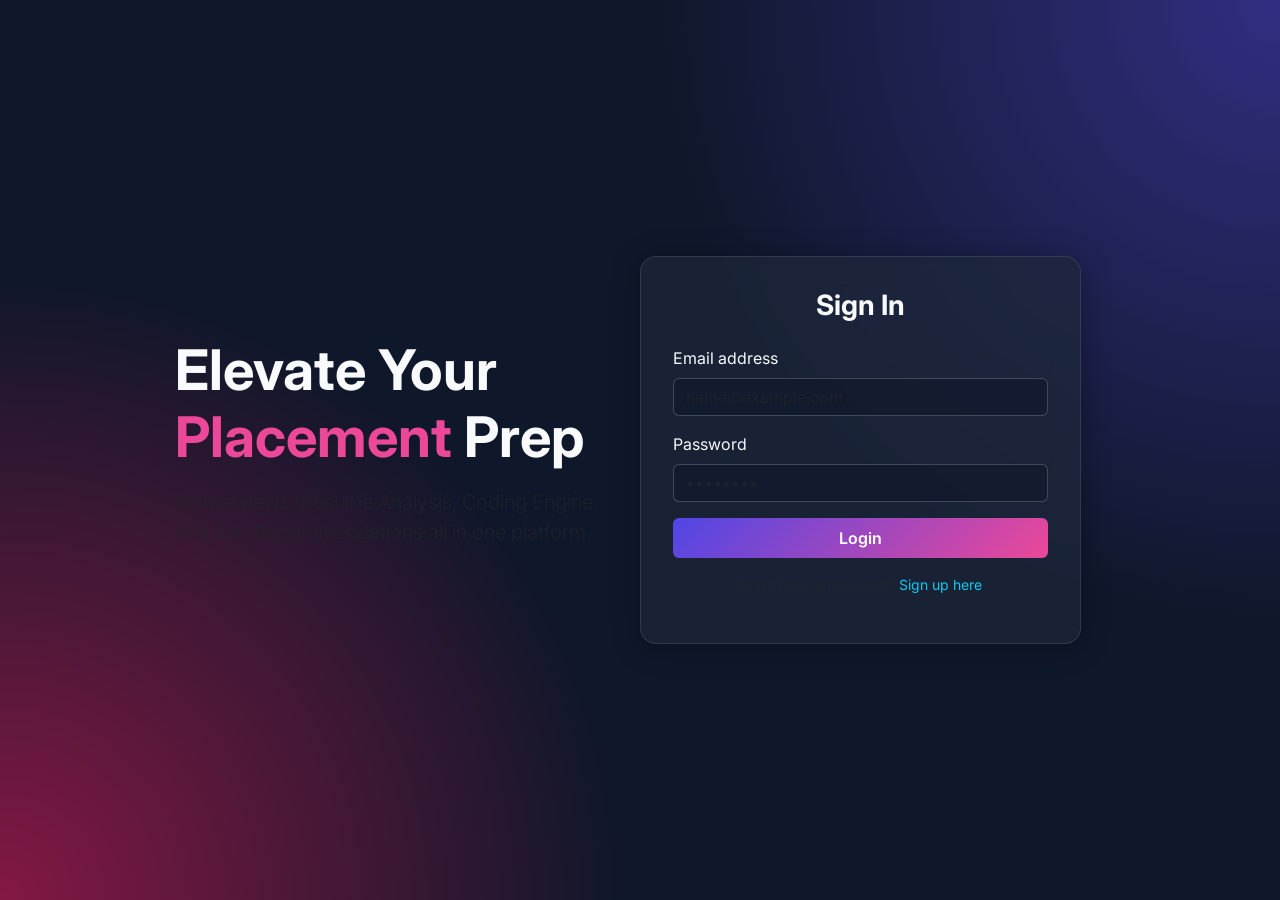
<file: target/classes/static/index.html>
<!DOCTYPE html>
<html lang="en">
<head>
    <meta charset="UTF-8">
    <meta name="viewport" content="width=device-width, initial-scale=1.0">
    <title>PlacementPrep - AI Platform</title>
    <link href="https://cdn.jsdelivr.net/npm/bootstrap@5.3.0/dist/css/bootstrap.min.css" rel="stylesheet">
    <link rel="stylesheet" href="css/style.css">
    <link href="https://cdnjs.cloudflare.com/ajax/libs/font-awesome/6.0.0/css/all.min.css" rel="stylesheet">
</head>
<body class="d-flex align-items-center justify-content-center" style="min-height: 100vh;">

    <div class="container">
        <div class="row w-100 justify-content-center">
            <div class="col-md-6 col-lg-5 text-center mb-5 mb-md-0 d-flex flex-column justify-content-center align-items-md-start">
                <h1 class="display-4 fw-bolder mb-3 text-start">Elevate Your <br><span style="color: var(--secondary)">Placement</span> Prep</h1>
                <p class="lead text-muted text-start">AI Interviews, Resume Analysis, Coding Engine, and Job Recommendations all in one platform.</p>
            </div>
            
            <div class="col-md-6 col-lg-5">
                <div class="glass-card">
                    <h3 class="mb-4 text-center fw-bold" id="formTitle">Sign In</h3>
                    
                    <form id="authForm">
                        <div class="mb-3 d-none" id="nameGroup">
                            <label class="form-label">Full Name</label>
                            <input type="text" class="form-control" id="nameInput" placeholder="John Doe">
                        </div>
                        <div class="mb-3">
                            <label class="form-label">Email address</label>
                            <input type="email" class="form-control" id="emailInput" required placeholder="name@example.com">
                        </div>
                        <div class="mb-3">
                            <label class="form-label">Password</label>
                            <input type="password" class="form-control" id="passwordInput" required placeholder="••••••••">
                        </div>
                        <button type="submit" class="btn btn-primary w-100 mb-3 py-2" id="submitBtn">Login</button>
                        <p class="text-center text-muted small">
                            <span id="toggleText">Don't have an account?</span> 
                            <a href="#" class="text-info text-decoration-none" onclick="toggleAuth()">Sign up here</a>
                        </p>
                    </form>
                    <div id="authAlert" class="alert d-none mt-3"></div>
                </div>
            </div>
        </div>
    </div>

    <script src="https://cdn.jsdelivr.net/npm/bootstrap@5.3.0/dist/js/bootstrap.bundle.min.js"></script>
    <script src="js/auth.js"></script>
</body>
</html>
</file>
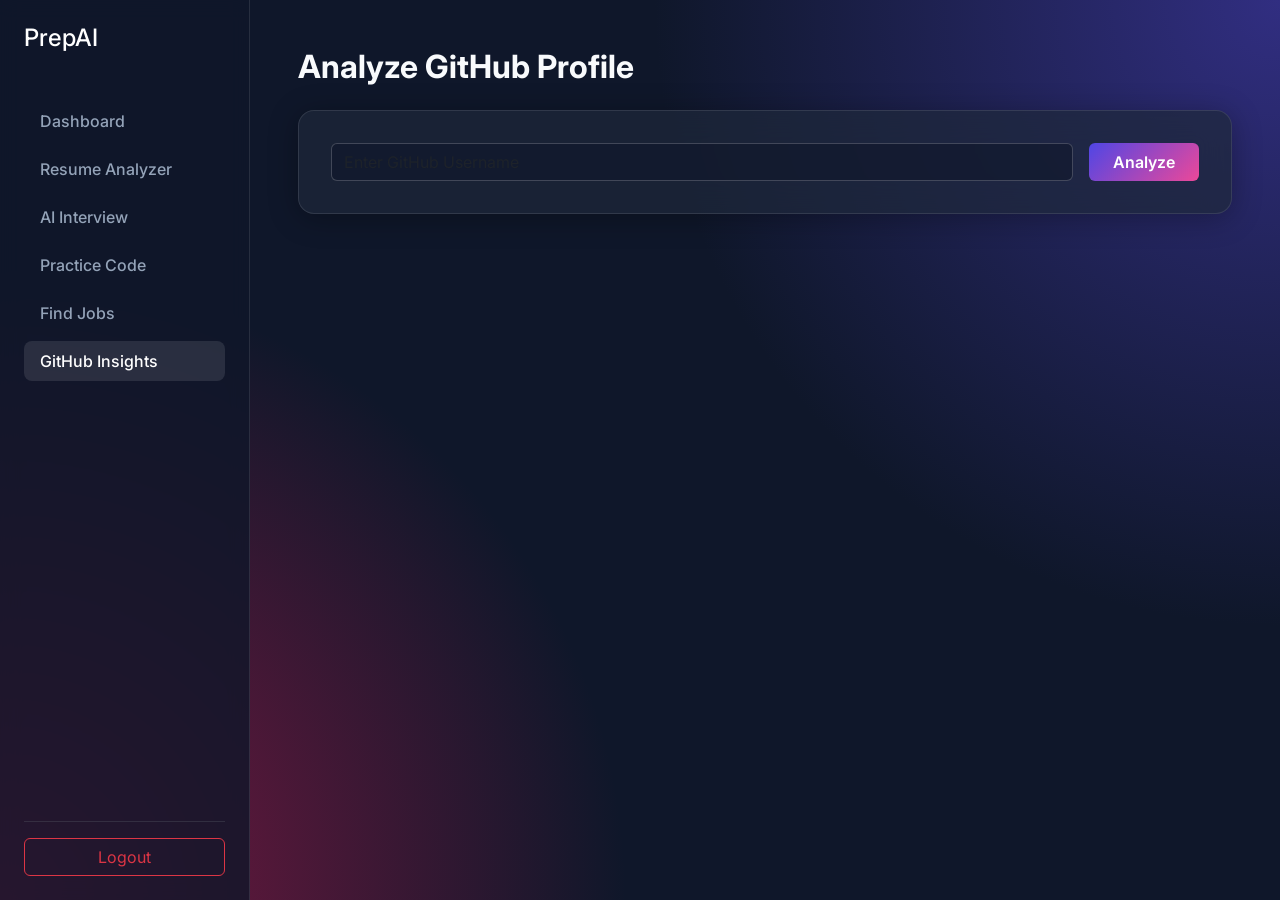
<file: target/classes/static/github.html>
<!DOCTYPE html>
<html lang="en">
<head>
    <meta charset="UTF-8">
    <meta name="viewport" content="width=device-width, initial-scale=1.0">
    <title>PlacementPrep - GitHub</title>
    <link href="https://cdn.jsdelivr.net/npm/bootstrap@5.3.0/dist/css/bootstrap.min.css" rel="stylesheet">
    <link rel="stylesheet" href="css/style.css">
</head>
<body>
    <div class="d-flex">
        <nav class="sidebar p-4 d-flex flex-column" style="width: 250px;">
            <h4 class="text-white mb-5">PrepAI</h4>
            <a href="dashboard.html" class="nav-link py-2 px-3">Dashboard</a>
            <a href="resume.html" class="nav-link py-2 px-3">Resume Analyzer</a>
            <a href="interview.html" class="nav-link py-2 px-3">AI Interview</a>
            <a href="coding.html" class="nav-link py-2 px-3">Practice Code</a>
            <a href="jobs.html" class="nav-link py-2 px-3">Find Jobs</a>
            <a href="github.html" class="nav-link active py-2 px-3">GitHub Insights</a>
            <div class="mt-auto"><hr class="text-secondary"><button onclick="logout()" class="btn btn-outline-danger w-100">Logout</button></div>
        </nav>
        <div class="flex-grow-1 p-5 shadow-inner" style="height: 100vh;">
            <h2 class="fw-bold mb-4">Analyze GitHub Profile</h2>
            <div class="glass-card mb-5">
                <div class="d-flex gap-3">
                    <input type="text" id="ghuser" class="form-control text-white" placeholder="Enter GitHub Username">
                    <button class="btn btn-primary px-4" onclick="analyze()">Analyze</button>
                </div>
            </div>
            <div id="results" class="d-none row g-4">
                <div class="col-md-6">
                    <div class="glass-card text-center border border-info h-100">
                        <h4 class="fw-bold mb-4">Profile Stats</h4>
                        <h1 id="rCount" class="display-3 fw-bold text-info">0</h1>
                        <p class="text-muted">Public Repositories</p>
                    </div>
                </div>
                <div class="col-md-6">
                    <div class="glass-card text-center border border-warning h-100">
                        <h4 class="fw-bold mb-4">Top Language</h4>
                        <h1 id="tLang" class="display-3 fw-bold text-warning">-</h1>
                        <p class="text-muted">Most frequently utilized</p>
                    </div>
                </div>
            </div>
            <div id="loading" class="text-center d-none mt-5 text-muted">
                <div class="spinner-border mb-3 text-info"></div><p>Pulling insights from GitHub API...</p>
            </div>
        </div>
    </div>
    <script>
        function logout() { localStorage.clear(); window.location.href='/'; }
        async function analyze() {
            const user = document.getElementById('ghuser').value;
            if(!user) return;
            document.getElementById('loading').classList.remove('d-none');
            document.getElementById('results').classList.add('d-none');
            const res = await fetch('/api/github/' + user, {
                headers: { 'Authorization': 'Bearer ' + localStorage.getItem('token') }
            });
            const data = await res.json();
            document.getElementById('loading').classList.add('d-none');
            if(data.error) {
                alert(data.error); return;
            }
            document.getElementById('rCount').innerText = data.repositories;
            document.getElementById('tLang').innerText = data.topLanguage;
            document.getElementById('results').classList.remove('d-none');
        }
    </script>
</body>
</html>
</file>
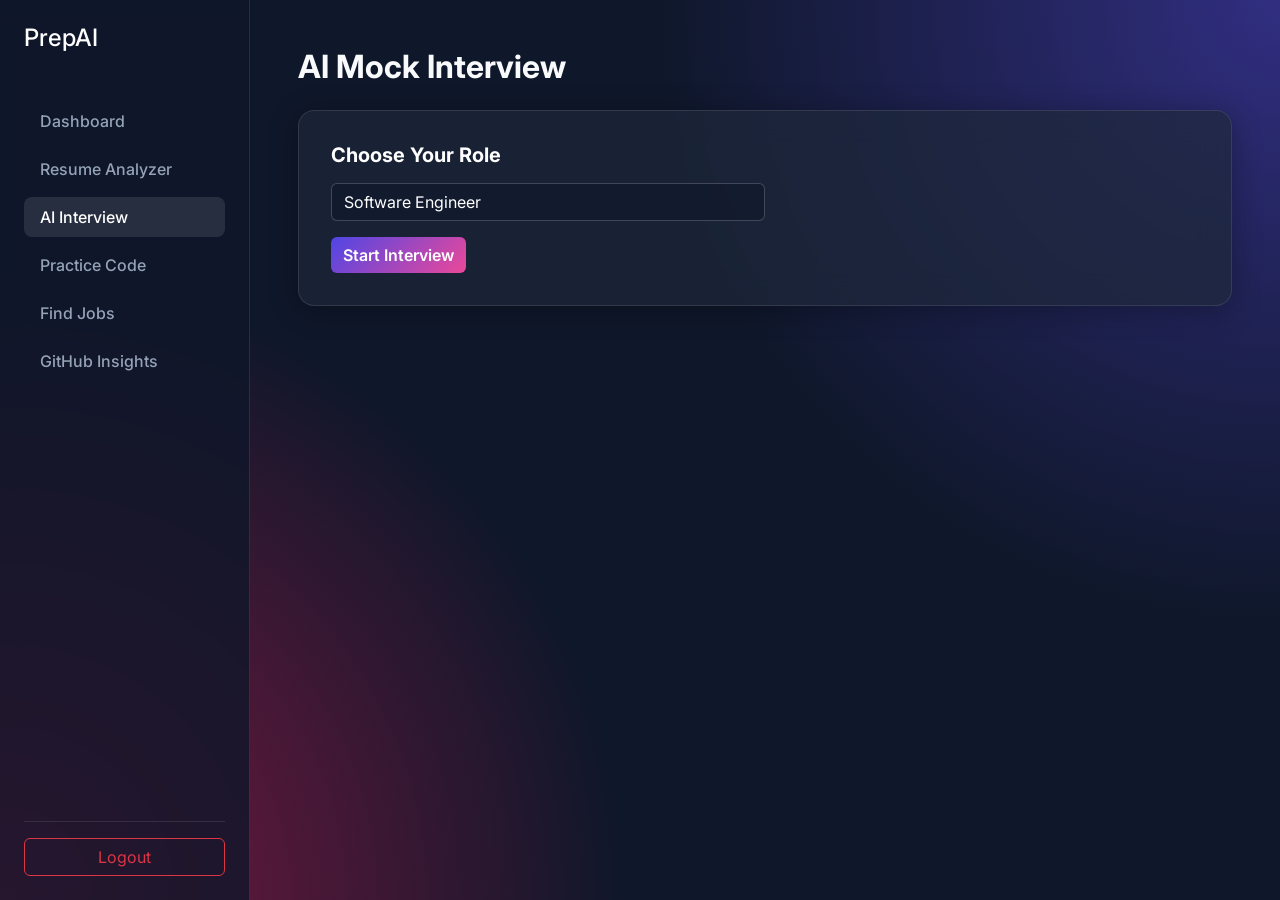
<file: target/classes/static/interview.html>
<!DOCTYPE html>
<html lang="en">
<head>
    <meta charset="UTF-8">
    <meta name="viewport" content="width=device-width, initial-scale=1.0">
    <title>PlacementPrep - Interview</title>
    <link href="https://cdn.jsdelivr.net/npm/bootstrap@5.3.0/dist/css/bootstrap.min.css" rel="stylesheet">
    <link rel="stylesheet" href="css/style.css">
</head>
<body>
    <div class="d-flex">
        <nav class="sidebar p-4 d-flex flex-column" style="width: 250px;">
            <h4 class="text-white mb-5">PrepAI</h4>
            <a href="dashboard.html" class="nav-link py-2 px-3">Dashboard</a>
            <a href="resume.html" class="nav-link py-2 px-3">Resume Analyzer</a>
            <a href="interview.html" class="nav-link active py-2 px-3">AI Interview</a>
            <a href="coding.html" class="nav-link py-2 px-3">Practice Code</a>
            <a href="jobs.html" class="nav-link py-2 px-3">Find Jobs</a>
            <a href="github.html" class="nav-link py-2 px-3">GitHub Insights</a>
            <div class="mt-auto"><hr class="text-secondary"><button onclick="logout()" class="btn btn-outline-danger w-100">Logout</button></div>
        </nav>
        <div class="flex-grow-1 p-5 shadow-inner" style="height: 100vh; overflow-y:auto">
            <h2 class="fw-bold mb-4">AI Mock Interview</h2>
            <div class="glass-card mb-4" id="setupCard">
                <h5 class="fw-bold text-white mb-3">Choose Your Role</h5>
                <select class="form-control mb-3 w-50" id="roleSelect">
                    <option>Software Engineer</option>
                    <option>Backend Developer</option>
                    <option>Frontend Developer</option>
                    <option>Full Stack Developer</option>
                </select>
                <button class="btn btn-primary" onclick="startInterview()">Start Interview</button>
            </div>
            
            <div class="glass-card d-none" id="interviewCard">
                <h5 class="fw-bold mb-3 text-info">Questions</h5>
                <div id="questionsArea" class="mb-4 text-white"></div>
                <textarea id="answersArea" class="form-control mb-3" rows="6" placeholder="Provide your answers here formatted clearly..."></textarea>
                <button class="btn btn-success" onclick="submitAnswers()">Submit Answers & Evaluate</button>
            </div>
            
            <div class="glass-card mt-4 d-none border-success" id="resultCard">
                <h5 class="fw-bold mb-3">Evaluation</h5>
                <h2 id="intScore" class="text-success fw-bold"></h2>
                <p id="intFeedback" class="text-white"></p>
            </div>
        </div>
    </div>
    <script>
        function logout() { localStorage.clear(); window.location.href='/'; }
        
        async function startInterview() {
            document.getElementById('setupCard').classList.add('d-none');
            const role = document.getElementById('roleSelect').value;
            document.getElementById('interviewCard').classList.remove('d-none');
            document.getElementById('questionsArea').innerHTML = `<i>Generating questions for ${role}...</i>`;
            
            try {
                const res = await fetch('/api/interview/generate', {
                    method: 'POST',
                    headers: { 'Content-Type': 'application/json', 'Authorization': 'Bearer ' + localStorage.getItem('token') },
                    body: JSON.stringify({role})
                });
                const text = await res.text();
                // Check if text is an actual valid string inside an object
                document.getElementById('questionsArea').innerHTML = `<pre class="text-white p-3 bg-dark rounded border border-secondary" style="white-space: pre-wrap;">${text}</pre>`;
            } catch(e) {
                document.getElementById('questionsArea').innerText = "Questions generation failed.";
            }
        }
        
        async function submitAnswers() {
            const role = document.getElementById('roleSelect').value;
            const answers = document.getElementById('answersArea').value;
            try {
                const res = await fetch('/api/interview/evaluate', {
                    method: 'POST',
                    headers: { 'Content-Type': 'application/json', 'Authorization': 'Bearer ' + localStorage.getItem('token') },
                    body: JSON.stringify({role, answers})
                });
                const data = await res.json();
                document.getElementById('resultCard').classList.remove('d-none');
                document.getElementById('intScore').innerText = 'Score: ' + data.score + '/100';
                document.getElementById('intFeedback').innerText = data.feedback;
            } catch(e) {
                alert('Evaluation failed.');
            }
        }
    </script>
</body>
</html>
</file>
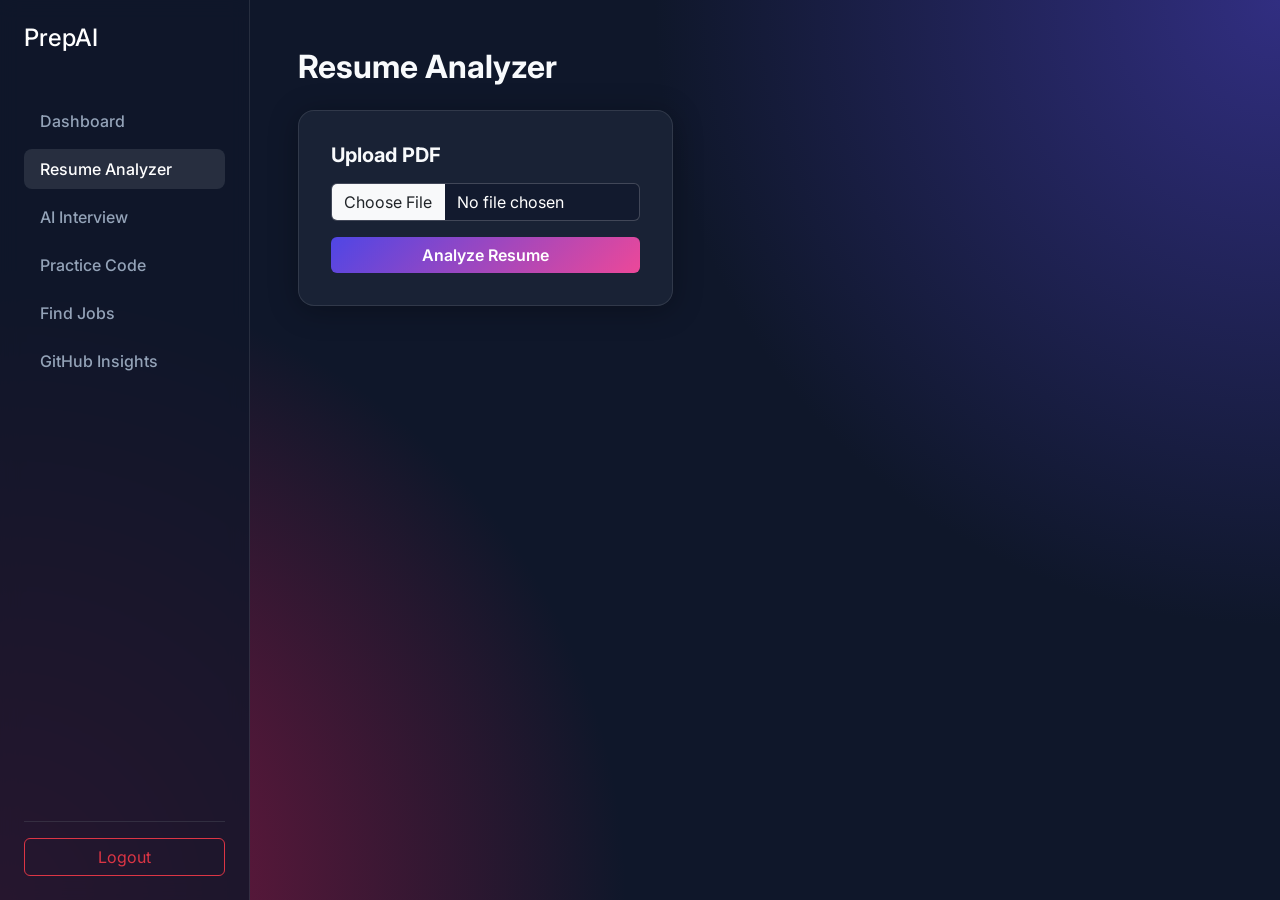
<file: target/classes/static/resume.html>
<!DOCTYPE html>
<html lang="en">
<head>
    <meta charset="UTF-8">
    <meta name="viewport" content="width=device-width, initial-scale=1.0">
    <title>PlacementPrep - Resume</title>
    <link href="https://cdn.jsdelivr.net/npm/bootstrap@5.3.0/dist/css/bootstrap.min.css" rel="stylesheet">
    <link rel="stylesheet" href="css/style.css">
</head>
<body>
    <div class="d-flex">
        <nav class="sidebar p-4 d-flex flex-column" style="width: 250px;">
            <h4 class="text-white mb-5">PrepAI</h4>
            <a href="dashboard.html" class="nav-link py-2 px-3">Dashboard</a>
            <a href="resume.html" class="nav-link active py-2 px-3">Resume Analyzer</a>
            <a href="interview.html" class="nav-link py-2 px-3">AI Interview</a>
            <a href="coding.html" class="nav-link py-2 px-3">Practice Code</a>
            <a href="jobs.html" class="nav-link py-2 px-3">Find Jobs</a>
            <a href="github.html" class="nav-link py-2 px-3">GitHub Insights</a>
            <div class="mt-auto"><hr class="text-secondary"><button onclick="logout()" class="btn btn-outline-danger w-100">Logout</button></div>
        </nav>
        <div class="flex-grow-1 p-5 shadow-inner" style="height: 100vh;">
            <h2 class="fw-bold mb-4">Resume Analyzer</h2>
            <div class="row g-4">
                <div class="col-md-5">
                    <div class="glass-card mb-4">
                        <h5 class="fw-bold mb-3">Upload PDF</h5>
                        <form id="uploadForm">
                            <input class="form-control mb-3 text-white" type="file" id="resumeFile" accept="application/pdf" required>
                            <button type="submit" class="btn btn-primary w-100" id="uploadBtn">Analyze Resume</button>
                        </form>
                    </div>
                </div>
                <div class="col-md-7">
                    <div class="glass-card h-100 d-none" id="resultCard">
                        <h5 class="fw-bold mb-4">Analysis Result</h5>
                        <div class="d-flex align-items-center mb-4">
                            <div class="text-center me-4">
                                <h1 class="display-3 fw-bolder text-success mb-0" id="score">-</h1>
                                <small class="text-muted text-uppercase fw-bold">ATS Score</small>
                            </div>
                            <div class="flex-grow-1 border-start border-secondary ps-4">
                                <p class="text-white" id="feedback"></p>
                            </div>
                        </div>
                    </div>
                </div>
            </div>
        </div>
    </div>
    <script>
        function logout() { localStorage.clear(); window.location.href='/'; }
        document.getElementById('uploadForm').onsubmit = async (e) => {
            e.preventDefault();
            const btn = document.getElementById('uploadBtn');
            btn.innerHTML = '<span class="spinner-border spinner-border-sm"></span> Processing...';
            btn.disabled = true;
            
            const formData = new FormData();
            formData.append("file", document.getElementById('resumeFile').files[0]);
            
            try {
                const res = await fetch('/api/resume/upload', {
                    method: 'POST',
                    headers: { 'Authorization': 'Bearer ' + localStorage.getItem('token') },
                    body: formData
                });
                const data = await res.json();
                document.getElementById('resultCard').classList.remove('d-none');
                document.getElementById('score').innerText = data.score;
                document.getElementById('feedback').innerText = data.feedback;
            } catch(e) { alert('Error analyzing resume.'); }
            
            btn.innerHTML = 'Analyze Resume';
            btn.disabled = false;
        };
    </script>
</body>
</html>
</file>
<file: target/classes/static/css/style.css>
@import url('https://fonts.googleapis.com/css2?family=Inter:wght@300;400;600;800&display=swap');

:root {
  --primary: #4F46E5;
  --primary-hover: #4338CA;
  --secondary: #ec4899;
  --bg-dark: #0f172a;
  --bg-card: rgba(30, 41, 59, 0.7);
  --text-main: #f8fafc;
  --text-muted: #94a3b8;
  --success: #10b981;
  --danger: #ef4444;
}

body {
  font-family: 'Inter', sans-serif;
  background-color: var(--bg-dark);
  color: var(--text-main);
  background-image: radial-gradient(circle at top right, #312e81 0%, transparent 40%),
                    radial-gradient(circle at bottom left, #831843 0%, transparent 40%);
  background-attachment: fixed;
  min-height: 100vh;
}

/* Glassmorphism */
.glass-card {
  background: var(--bg-card);
  backdrop-filter: blur(16px);
  -webkit-backdrop-filter: blur(16px);
  border: 1px solid rgba(255, 255, 255, 0.1);
  border-radius: 1rem;
  padding: 2rem;
  box-shadow: 0 4px 30px rgba(0, 0, 0, 0.3);
  transition: transform 0.3s ease, box-shadow 0.3s ease;
}

.glass-card:hover {
  transform: translateY(-5px);
  box-shadow: 0 10px 40px rgba(0, 0, 0, 0.5);
}

.btn-primary {
  background: linear-gradient(135deg, var(--primary), var(--secondary));
  border: none;
  font-weight: 600;
  transition: opacity 0.2s ease;
}

.btn-primary:hover {
  opacity: 0.9;
}

.form-control {
  background: rgba(15, 23, 42, 0.6);
  border: 1px solid rgba(255,255,255,0.2);
  color: white;
}

.form-control:focus {
  background: rgba(15, 23, 42, 0.8);
  color: white;
  border-color: var(--primary);
  box-shadow: 0 0 0 0.25rem rgba(79, 70, 229, 0.25);
}

/* Sidebar for dashboard */
.sidebar {
  min-height: 100vh;
  background: rgba(15, 23, 42, 0.8);
  border-right: 1px solid rgba(255,255,255,0.1);
  backdrop-filter: blur(10px);
}

.nav-link {
  color: var(--text-muted);
  font-weight: 500;
  margin-bottom: 0.5rem;
  border-radius: 0.5rem;
  transition: all 0.3s ease;
}

.nav-link:hover, .nav-link.active {
  color: white;
  background: rgba(255,255,255,0.1);
}

.stat-card h3 {
  font-size: 2.5rem;
  font-weight: 800;
  background: linear-gradient(135deg, #a855f7, #ec4899);
  -webkit-background-clip: text;
  -webkit-text-fill-color: transparent;
}
</file>
